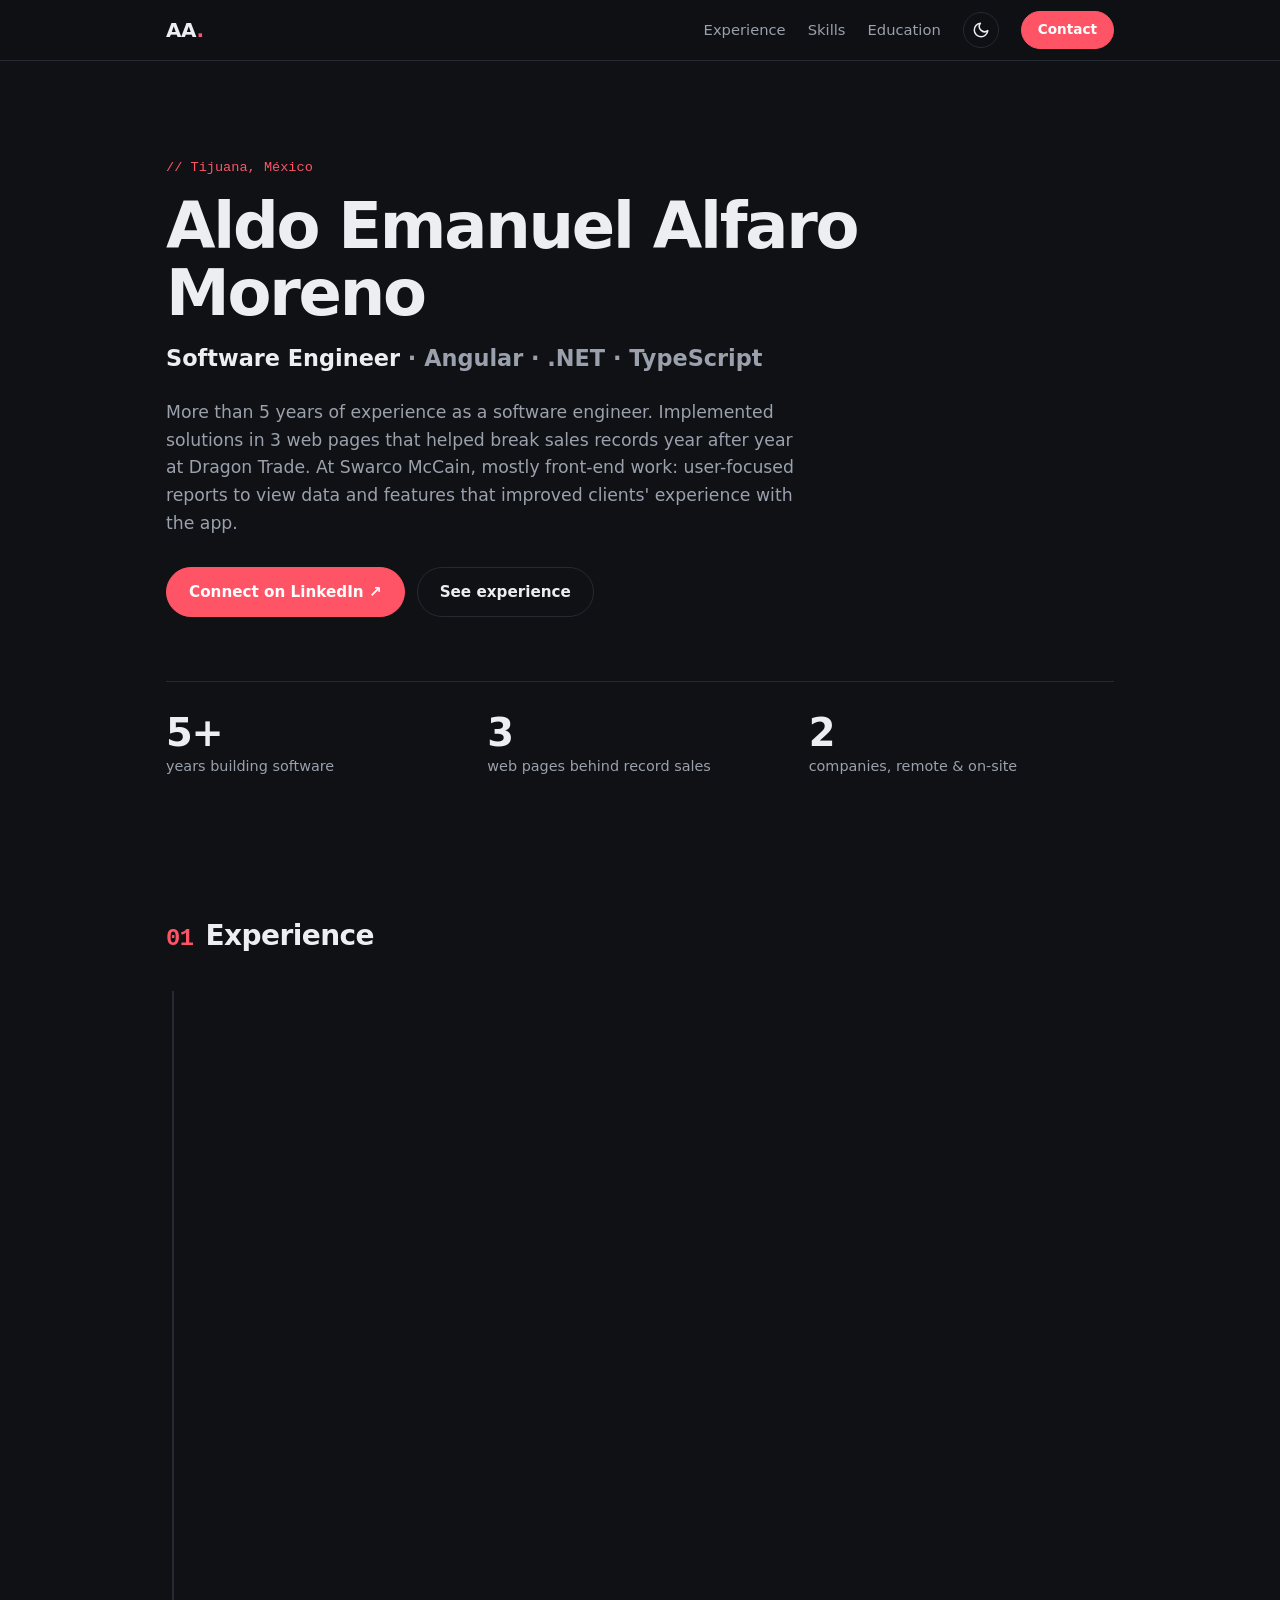
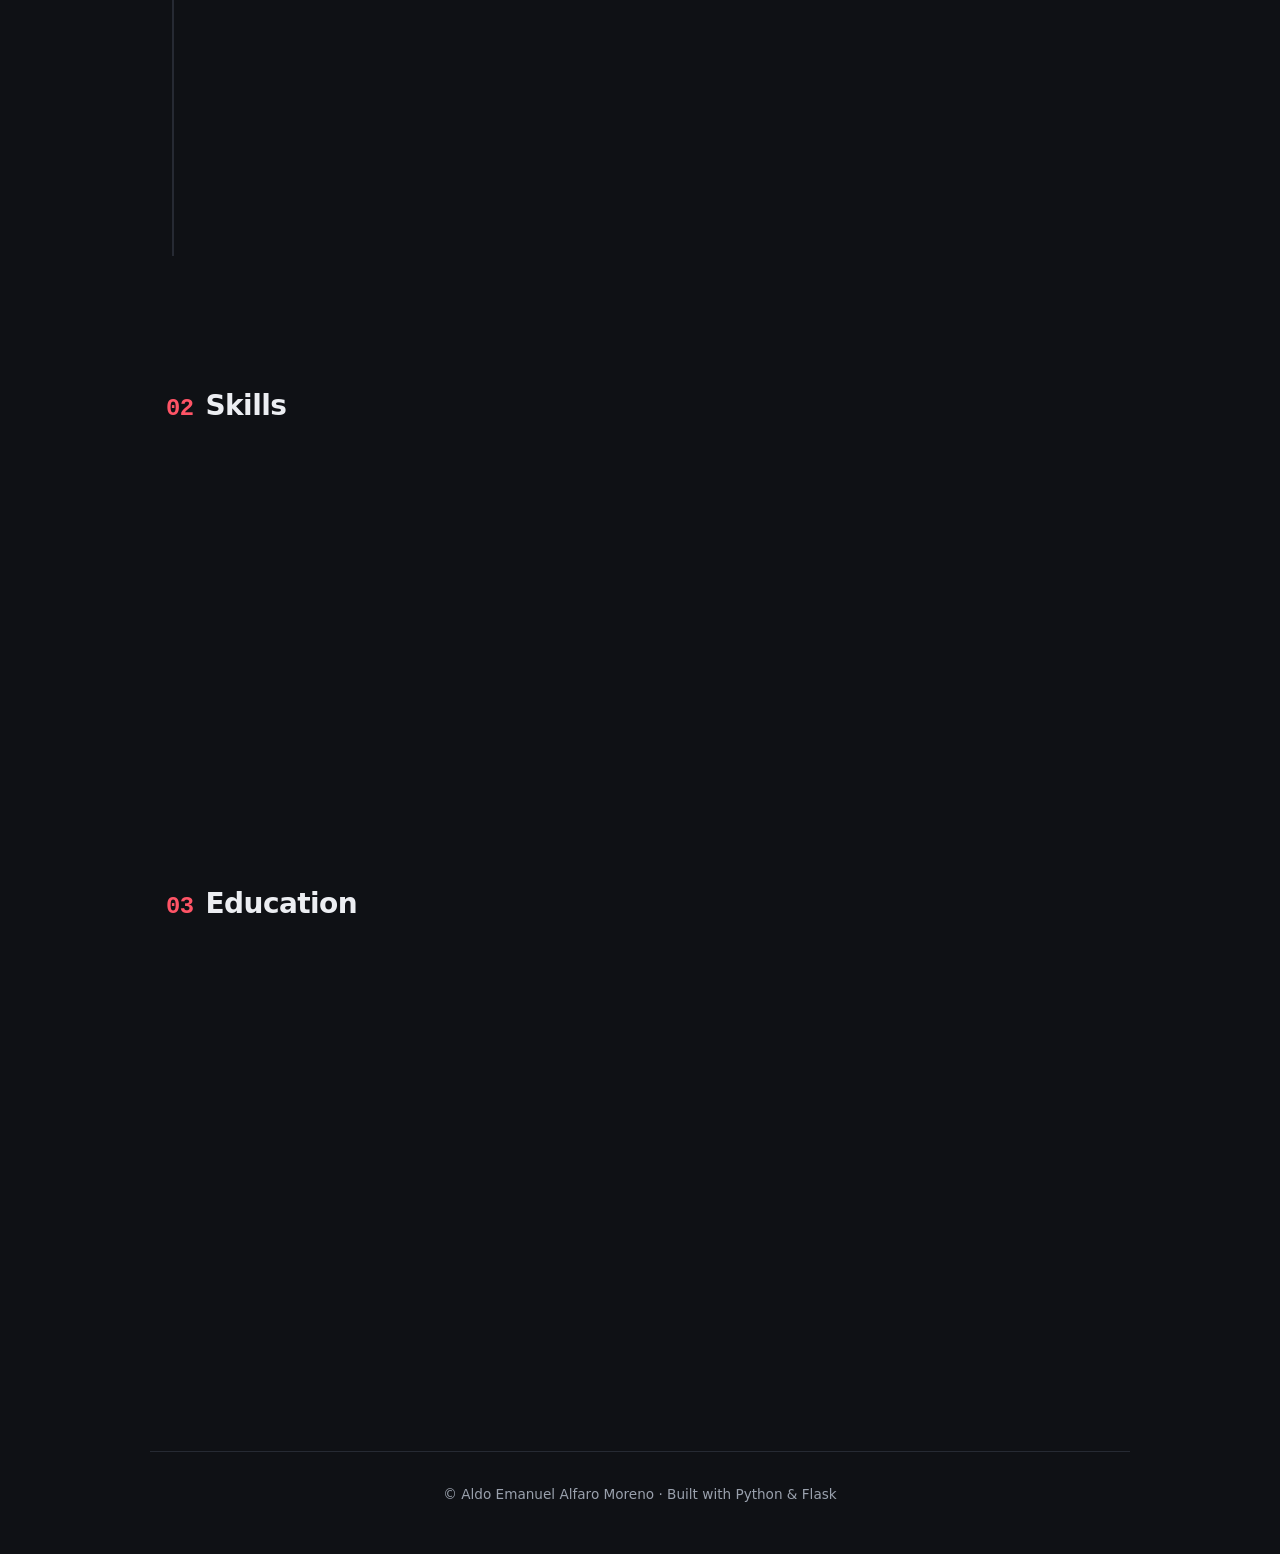
<file: index.html>
<!doctype html>
<html lang="en" data-theme="dark">
<head>
  <meta charset="utf-8">
  <meta name="viewport" content="width=device-width, initial-scale=1">
  <meta http-equiv="Content-Security-Policy" content="default-src &#39;none&#39;; script-src &#39;self&#39;; style-src &#39;self&#39; https://fonts.googleapis.com; font-src https://fonts.gstatic.com; img-src &#39;self&#39; data:; connect-src &#39;none&#39;; base-uri &#39;none&#39;; form-action &#39;none&#39;; object-src &#39;none&#39;; upgrade-insecure-requests">
  <meta name="referrer" content="strict-origin-when-cross-origin">
  <meta name="theme-color" content="#0f1115">
  <script src="static/theme.js?v=1f7ab95532"></script>
  <title>Aldo Alfaro · Software Engineer</title>
  <meta name="description" content="More than 5 years of experience as a software engineer. Implemented solutions in 3 web pages that helped break sales records year after year at Dragon Trade. At Swarco McCain, mostly front-end work: user-focused reports to view data and features that improved clients&#39; experience with the app.">
  <link rel="preconnect" href="https://fonts.googleapis.com">
  <link rel="preconnect" href="https://fonts.gstatic.com" crossorigin>
  <link href="https://fonts.googleapis.com/css2?family=Inter:wght@400;500;600;700&family=JetBrains+Mono:wght@500&display=swap" rel="stylesheet">
  <link rel="stylesheet" href="static/style.css?v=b71dd1be9b">
</head>
<body>
  <header class="nav">
    <div class="wrap nav-inner">
      <a href="#top" class="logo">AA<span>.</span></a>
      <nav>
        <a href="#experience">Experience</a>
        <a href="#skills">Skills</a>
        <a href="#education">Education</a>
        <button type="button" class="theme-toggle" id="theme-toggle" aria-label="Switch to light theme">
          <svg class="moon" viewBox="0 0 24 24" fill="none" stroke="currentColor" stroke-width="2" stroke-linecap="round" stroke-linejoin="round" aria-hidden="true"><path d="M21 12.8A9 9 0 1 1 11.2 3a7 7 0 0 0 9.8 9.8z"/></svg>
          <svg class="sun" viewBox="0 0 24 24" fill="none" stroke="currentColor" stroke-width="2" stroke-linecap="round" stroke-linejoin="round" aria-hidden="true"><circle cx="12" cy="12" r="4"/><path d="M12 2v2M12 20v2M4.9 4.9l1.4 1.4M17.7 17.7l1.4 1.4M2 12h2M20 12h2M4.9 19.1l1.4-1.4M17.7 6.3l1.4-1.4"/></svg>
        </button>
        <a href="#contact" class="btn btn-small">Contact</a>
      </nav>
    </div>
  </header>

  <main id="top">
    <section class="hero wrap">
      <p class="eyebrow mono">// Tijuana, México</p>
      <h1>Aldo Emanuel Alfaro Moreno</h1>
      <p class="role">Software Engineer <span class="muted">· Angular · .NET · TypeScript</span></p>
      <p class="lead">More than 5 years of experience as a software engineer. Implemented solutions in 3 web pages that helped break sales records year after year at Dragon Trade. At Swarco McCain, mostly front-end work: user-focused reports to view data and features that improved clients&#39; experience with the app.</p>
      <div class="actions">
        <a class="btn" href="https://www.linkedin.com/in/aldo-alfaro" target="_blank" rel="noopener noreferrer">Connect on LinkedIn ↗</a>
        <a class="btn btn-ghost" href="#experience">See experience</a>
      </div>
      <ul class="stats">
        
        <li><strong>5+</strong><span>years building software</span></li>
        
        <li><strong>3</strong><span>web pages behind record sales</span></li>
        
        <li><strong>2</strong><span>companies, remote &amp; on-site</span></li>
        
      </ul>
    </section>

    <section id="experience" class="wrap section">
      <h2><span class="mono num">01</span> Experience</h2>
      <ol class="timeline">
        
        <li class="job reveal">
          <div class="job-head">
            <div>
              <h3>Swarco McCain</h3>
              <p class="job-role">Software Engineer</p>
            </div>
            <div class="job-meta">
              <span class="mono">Oct 2022 – Jan 2026</span>
              <span class="tag">Remote</span>
            </div>
          </div>
          <ul class="points">
            <li>Part of the migration of a legacy .NET desktop project to an Angular web app.</li><li>Refactored project modules to follow best practices and scale.</li><li>Built reports with Highcharts graphs, traffic data and Angular tables, plus an exporter to PDF and Excel.</li><li>Implemented CSS animations.</li><li>Complex user interactions: a menu that opens a modal with dynamic tabs, tables with editable dropdown cells and saved configurations.</li><li>Full-stack development on the file handler and several modules.</li><li>Maintained legacy .NET microservices.</li><li>Worked closely with backend engineers and product owners on client-driven development; troubleshot bugs across the whole app.</li>
          </ul>
        </li>
        
        <li class="job reveal">
          <div class="job-head">
            <div>
              <h3>Dragon Trade</h3>
              <p class="job-role">Software Developer</p>
            </div>
            <div class="job-meta">
              <span class="mono">Jan 2019 – Oct 2022</span>
              <span class="tag">On-site</span>
            </div>
          </div>
          <ul class="points">
            <li>Built a landing page with Angular and an invoice manager in the CRM.</li><li>Parsers for BBVA bank statements and scanned product serial numbers, reading .txt/Excel files into Angular system reports.</li><li>WMS business rules, jsReport, user management and SMTP DBMail.</li><li>Improved UI/UX of the customer web page: date-based marketing carousel, featured promo slider and bug fixes.</li><li>Gathered requirements directly with clients and implemented solutions.</li><li>Handled files from IIS to the customer web page.</li><li>Built a workplace climate survey in Angular with results in SQL Server.</li><li>Shared front-line IT support duties.</li>
          </ul>
        </li>
        
      </ol>
    </section>

    <section id="skills" class="wrap section">
      <h2><span class="mono num">02</span> Skills</h2>
      <div class="skill-grid">
        
        <div class="card reveal">
          <h3>Frontend</h3>
          <ul class="chips">
            <li>TypeScript</li><li>JavaScript</li><li>Angular 17</li><li>Angular Material</li><li>PrimeNG</li><li>DevExpress</li><li>Highcharts</li><li>HTML</li><li>SCSS</li><li>UI/UX</li>
          </ul>
        </div>
        
        <div class="card reveal">
          <h3>Backend &amp; Data</h3>
          <ul class="chips">
            <li>.NET Core</li><li>C#</li><li>Dapper</li><li>Minimal API</li><li>SQL Server</li><li>MongoDB</li>
          </ul>
        </div>
        
        <div class="card reveal">
          <h3>Tools &amp; Process</h3>
          <ul class="chips">
            <li>Git</li><li>SourceTree</li><li>Jira</li><li>Confluence</li><li>Agile</li><li>Kanban</li><li>Claude AI</li><li>Postman</li>
          </ul>
        </div>
        
      </div>
    </section>

    <section id="education" class="wrap section">
      <h2><span class="mono num">03</span> Education</h2>
      
      <div class="card edu reveal">
        <div>
          <h3>Instituto Tecnológico de Tijuana</h3>
          <p class="muted">Computer Systems Engineering</p>
        </div>
        <span class="mono">Jan 2015 – Jun 2020</span>
      </div>
      
    </section>

    <section id="contact" class="wrap section contact reveal">
      <h2>Let's build something.</h2>
      <p class="muted">Have a project or a role in mind? I'd be glad to hear about it.</p>
      <div class="actions center">
        <a class="btn" href="https://www.linkedin.com/in/aldo-alfaro" target="_blank" rel="noopener noreferrer">Message me on LinkedIn ↗</a>
      </div>
    </section>
  </main>

  <footer class="wrap footer muted">
    © Aldo Emanuel Alfaro Moreno · Built with Python &amp; Flask
  </footer>

  <script src="static/main.js?v=b67bdaabab" defer></script>
</body>
</html>
</file>
<file: static/style.css>
:root {
  /* Tema oscuro por defecto */
  color-scheme: dark;
  --bg: #0f1115;
  --surface: #171a20;
  --text: #eceef2;
  --muted: #9aa1ad;
  --line: #262a33;
  --accent: #ff5466;
  --accent-soft: #2a1519;
  --radius: 14px;
}
:root[data-theme="light"] {
  color-scheme: light;
  --bg: #f7f7f5;
  --surface: #ffffff;
  --text: #16181d;
  --muted: #5d6370;
  --line: #e4e4e0;
  --accent: #dd2c3d;
  --accent-soft: #fde8ea;
}
body, .nav, .card, .chips li { transition: background-color .25s, border-color .25s, color .25s; }

/* Botón de tema */
.theme-toggle {
  display: inline-grid; place-items: center; width: 36px; height: 36px;
  border-radius: 50%; border: 1px solid var(--line); background: transparent;
  color: var(--text); cursor: pointer; transition: border-color .2s, transform .2s;
}
.theme-toggle:hover { border-color: var(--accent); transform: rotate(15deg); }
.theme-toggle:focus-visible { outline: 2px solid var(--accent); outline-offset: 2px; }
.theme-toggle svg { width: 18px; height: 18px; }
.theme-toggle .sun { display: none; }
:root[data-theme="light"] .theme-toggle .sun { display: block; }
:root[data-theme="light"] .theme-toggle .moon { display: none; }

* { box-sizing: border-box; margin: 0; padding: 0; }
html { scroll-behavior: smooth; }
body {
  background: var(--bg);
  color: var(--text);
  font: 16px/1.6 "Inter", system-ui, sans-serif;
  -webkit-font-smoothing: antialiased;
}
a { color: inherit; text-decoration: none; }
ul, ol { list-style: none; }

.wrap { max-width: 980px; margin: 0 auto; padding: 0 16px; }
.mono { font-family: "JetBrains Mono", ui-monospace, monospace; font-size: .85em; }
.muted { color: var(--muted); }

/* Nav */
.nav {
  position: sticky; top: 0; z-index: 10;
  background: color-mix(in srgb, var(--bg) 85%, transparent);
  backdrop-filter: blur(10px);
  border-bottom: 1px solid var(--line);
}
.nav-inner { display: flex; align-items: center; justify-content: space-between; height: 60px; }
.logo { font-weight: 700; font-size: 1.25rem; letter-spacing: -.02em; }
.logo span { color: var(--accent); }
.nav nav { display: flex; gap: 22px; align-items: center; font-size: .92rem; }
.nav nav a:not(.btn) { color: var(--muted); transition: color .2s; }
.nav nav a:not(.btn):hover { color: var(--text); }

/* Buttons */
.btn {
  display: inline-block; padding: 12px 22px; border-radius: 999px;
  background: var(--accent); color: #fff; font-weight: 600; font-size: .95rem;
  border: 1px solid var(--accent); transition: transform .15s, box-shadow .2s;
}
.btn:hover { transform: translateY(-2px); box-shadow: 0 8px 22px -8px var(--accent); }
.btn-ghost { background: transparent; color: var(--text); border-color: var(--line); }
.btn-ghost:hover { border-color: var(--text); box-shadow: none; }
.btn-small { padding: 7px 16px; font-size: .85rem; }

/* Hero */
.hero { padding: 96px 16px 72px; }
.eyebrow { color: var(--accent); margin-bottom: 14px; }
h1 { font-size: clamp(2.3rem, 6vw, 4rem); line-height: 1.05; letter-spacing: -.035em; font-weight: 700; }
.role { font-size: clamp(1.1rem, 2.4vw, 1.4rem); font-weight: 600; margin: 14px 0 22px; }
.lead { max-width: 640px; color: var(--muted); font-size: 1.08rem; }
.actions { display: flex; gap: 12px; flex-wrap: wrap; margin-top: 30px; }
.actions.center { justify-content: center; }
.stats {
  display: grid; grid-template-columns: repeat(3, 1fr); gap: 16px;
  margin-top: 64px; padding-top: 32px; border-top: 1px solid var(--line);
}
.stats strong { display: block; font-size: 2.4rem; letter-spacing: -.03em; line-height: 1; }
.stats span { color: var(--muted); font-size: .9rem; }

/* Sections */
.section { padding: 64px 16px; }
h2 { font-size: 1.75rem; letter-spacing: -.02em; margin-bottom: 32px; display: flex; gap: 12px; align-items: baseline; }
.num { color: var(--accent); }
h3 { font-size: 1.12rem; font-weight: 600; }

/* Timeline */
.timeline { border-left: 2px solid var(--line); margin-left: 6px; }
.job { position: relative; padding: 0 0 44px 30px; }
.job::before {
  content: ""; position: absolute; left: -8px; top: 6px;
  width: 14px; height: 14px; border-radius: 50%;
  background: var(--bg); border: 3px solid var(--accent);
}
.job-head { display: flex; justify-content: space-between; gap: 16px; flex-wrap: wrap; margin-bottom: 14px; }
.job-role { color: var(--muted); }
.job-meta { display: flex; flex-direction: column; align-items: flex-end; gap: 6px; color: var(--muted); }
.tag {
  font-size: .75rem; font-weight: 600; padding: 2px 10px; border-radius: 999px;
  background: var(--accent-soft); color: var(--accent);
}
.points li { position: relative; padding-left: 18px; margin-bottom: 8px; color: var(--muted); }
.points li::before { content: "▹"; position: absolute; left: 0; color: var(--accent); }

/* Cards & chips */
.card { background: var(--surface); border: 1px solid var(--line); border-radius: var(--radius); padding: 24px; }
.skill-grid { display: grid; grid-template-columns: repeat(auto-fit, minmax(260px, 1fr)); gap: 16px; }
.card h3 { margin-bottom: 14px; }
.chips { display: flex; flex-wrap: wrap; gap: 8px; }
.chips li {
  font-size: .85rem; padding: 5px 12px; border-radius: 8px;
  border: 1px solid var(--line); background: var(--bg);
  transition: border-color .2s, color .2s;
}
.chips li:hover { border-color: var(--accent); color: var(--accent); }
.edu { display: flex; justify-content: space-between; align-items: center; gap: 16px; flex-wrap: wrap; }

/* Contact */
.contact { text-align: center; }
.contact h2 { justify-content: center; font-size: clamp(1.8rem, 4vw, 2.6rem); margin-bottom: 10px; }
.footer { padding: 32px 16px 48px; text-align: center; font-size: .85rem; border-top: 1px solid var(--line); }

/* Reveal animation */
.reveal { opacity: 0; transform: translateY(18px); transition: opacity .6s ease, transform .6s ease; }
.reveal.in { opacity: 1; transform: none; }
@media (prefers-reduced-motion: reduce) { .reveal { opacity: 1; transform: none; transition: none; } }

@media (max-width: 640px) {
  .nav nav a:not(.btn) { display: none; }
  .hero { padding-top: 64px; }
  .stats { grid-template-columns: 1fr; gap: 20px; }
  .job-meta { align-items: flex-start; flex-direction: row; }
}
</file>
